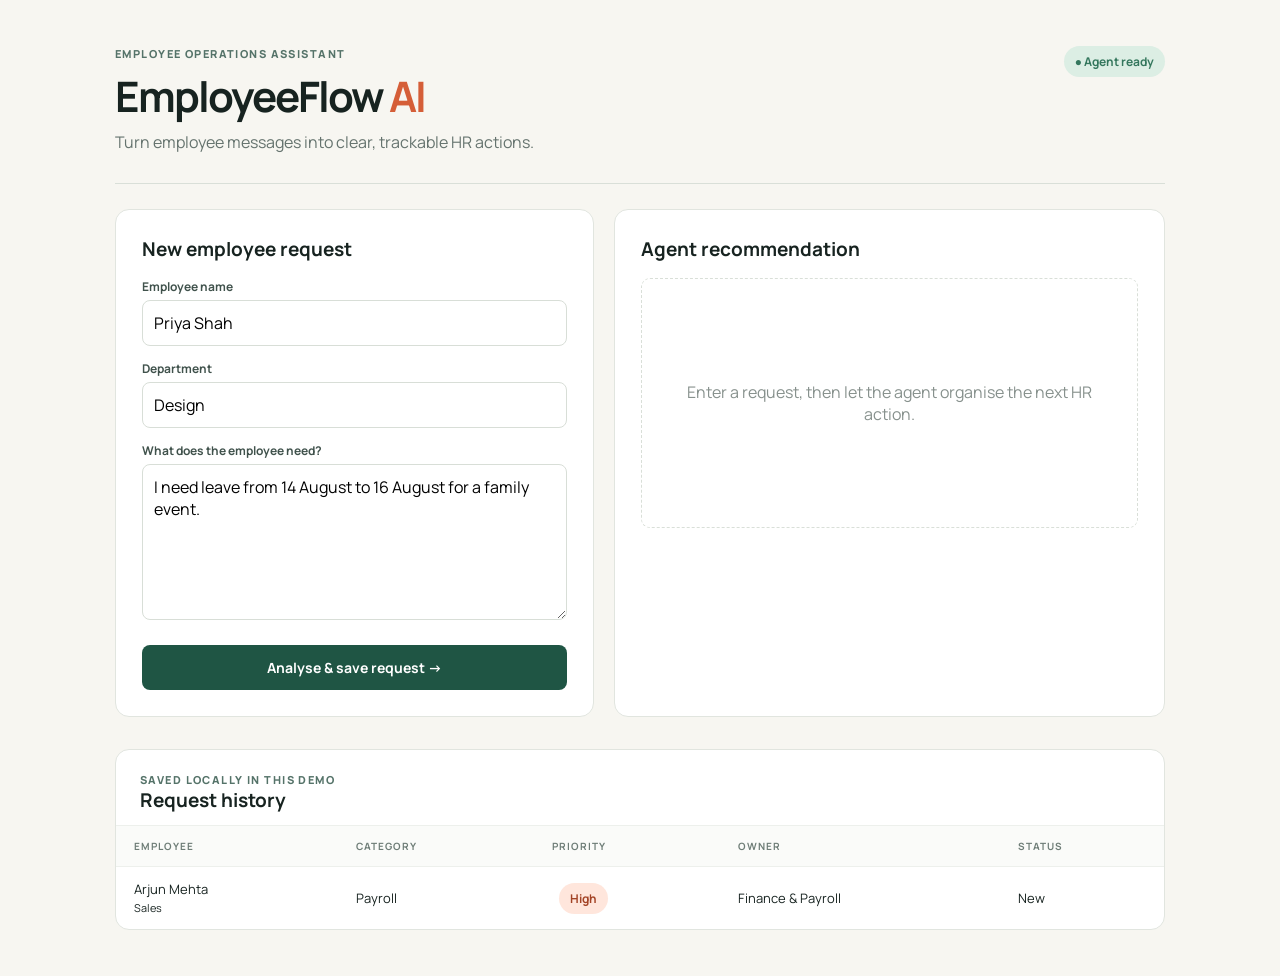
<file: employee_management_ai/demo.html>
<!doctype html>
<html lang="en"><meta charset="utf-8"><meta name="viewport" content="width=device-width,initial-scale=1"><title>EmployeeFlow AI — Demo</title>
<style>@import url('https://fonts.googleapis.com/css2?family=Manrope:wght@400;600;700;800&display=swap');*{box-sizing:border-box}body{margin:0;background:#f7f6f1;color:#172320;font-family:Manrope,Arial}main{max-width:1100px;margin:auto;padding:46px 25px}.hero,.head{display:flex;justify-content:space-between;align-items:flex-start}.hero{border-bottom:1px solid #d9dfd8;padding-bottom:30px;margin-bottom:25px}.eyebrow{font-size:11px;text-transform:uppercase;letter-spacing:.13em;color:#557369;font-weight:800}h1{font-size:42px;letter-spacing:-2px;margin:6px 0}h1 b{color:#d55e38}.muted{color:#65736e}.status,.tag,.priority{padding:7px 11px;border-radius:20px;font-size:12px;font-weight:700}.status,.tag{background:#dceee4;color:#34775d}.grid{display:grid;grid-template-columns:1fr 1.15fr;gap:20px}.panel,.history{background:#fff;border:1px solid #e1e5df;border-radius:14px;padding:26px}h2{font-size:19px;margin-top:0}label{font-size:12px;font-weight:700;display:block;margin:14px 0 5px;color:#40524c}input,textarea{width:100%;border:1px solid #d8ded7;border-radius:8px;padding:11px;font:inherit}button{width:100%;margin-top:20px;border:0;border-radius:8px;padding:13px;background:#1f5544;color:white;font:700 14px Manrope;cursor:pointer}.empty{height:250px;display:grid;place-items:center;text-align:center;color:#87918d;border:1px dashed #d9dfd8;border-radius:9px;padding:30px}.result{display:none}.priority{background:#ffe6dc;color:#a34325;margin-left:7px}.cards{display:grid;grid-template-columns:1fr 1fr;gap:12px;margin-top:18px}.card{background:#f7f8f5;padding:14px;border-radius:8px;font-size:14px}.wide{grid-column:1/-1}.card small{display:block;text-transform:uppercase;letter-spacing:.08em;font-size:10px;color:#74817c;font-weight:800;margin-bottom:6px}.history{margin-top:32px;padding:0;overflow:hidden}.head{padding:22px 24px 8px}.head h2{margin-bottom:4px}table{width:100%;border-collapse:collapse;font-size:13px}th,td{text-align:left;padding:13px 18px;border-top:1px solid #edf0ec}th{font-size:10px;text-transform:uppercase;letter-spacing:.1em;color:#6e7d77;background:#fafbf9}.high{background:#ffe6dc;color:#a34325}@media(max-width:700px){.grid{grid-template-columns:1fr}.hero{gap:12px}h1{font-size:32px}.cards{grid-template-columns:1fr}.wide{grid-column:auto}}</style>
<body><main><section class="hero"><div><div class="eyebrow">Employee operations assistant</div><h1>EmployeeFlow <b>AI</b></h1><div class="muted">Turn employee messages into clear, trackable HR actions.</div></div><div class="status">● Agent ready</div></section><section class="grid"><form class="panel" id="form"><h2>New employee request</h2><label>Employee name</label><input id="name" value="Priya Shah" required><label>Department</label><input id="dept" value="Design"><label>What does the employee need?</label><textarea id="request" rows="6" required>I need leave from 14 August to 16 August for a family event.</textarea><button>Analyse &amp; save request →</button></form><section class="panel"><h2>Agent recommendation</h2><div id="empty" class="empty">Enter a request, then let the agent organise the next HR action.</div><div id="result" class="result"><span class="tag" id="category"></span><span class="priority" id="priority"></span><div class="cards"><div class="card"><small>Route to</small><span id="owner"></span></div><div class="card"><small>Dates found</small><span id="dates"></span></div><div class="card wide"><small>Recommended next action</small><span id="action"></span></div><div class="card wide"><small>Why the agent chose this</small><span id="why"></span></div></div></div></section></section><section class="history"><div class="head"><div><div class="eyebrow">Saved locally in this demo</div><h2>Request history</h2></div></div><table><thead><tr><th>Employee</th><th>Category</th><th>Priority</th><th>Owner</th><th>Status</th></tr></thead><tbody id="rows"><tr><td>Arjun Mehta<br><small>Sales</small></td><td>Payroll</td><td><span class="priority high">High</span></td><td>Finance &amp; Payroll</td><td>New</td></tr></tbody></table></section></main><script>const rules=[['Leave',['leave','vacation','holiday','sick','pto'],'HR Operations','Check leave balance, confirm dates, and route for manager approval.'],['Payroll',['salary','payroll','payslip','reimbursement','bonus'],'Finance & Payroll','Verify payroll record and reply with the correction timeline.'],['Onboarding',['start','onboard','joining','new hire'],'People Operations','Create an onboarding checklist and coordinate required access.'],['IT access',['laptop','email','slack','access','password','vpn'],'IT Support','Open an IT access ticket and confirm the requested systems.']];form.onsubmit=e=>{e.preventDefault();let t=request.value.toLowerCase(),r=rules.find(x=>x[1].some(k=>t.includes(k)))||['General HR',[],'HR Operations','Review the request and contact the employee for missing details.'],high=/urgent|asap|today|missing|immediately/.test(t),d=t.match(/\b\d{1,2}\s+august\b/g)||[];category.textContent=r[0];priority.textContent=high?'High priority':'Normal priority';owner.textContent=r[2];dates.textContent=d.join(', ')||'Not stated';action.textContent=r[3];why.textContent='Matched '+r[0].toLowerCase()+' request signals'+(high?'; urgency language detected':'')+'.';empty.style.display='none';result.style.display='block';rows.insertAdjacentHTML('afterbegin',`<tr><td>${name.value}<br><small>${dept.value}</small></td><td>${r[0]}</td><td><span class="priority ${high?'high':''}">${high?'High':'Normal'}</span></td><td>${r[2]}</td><td>New</td></tr>`);};</script></body></html>
</file>
